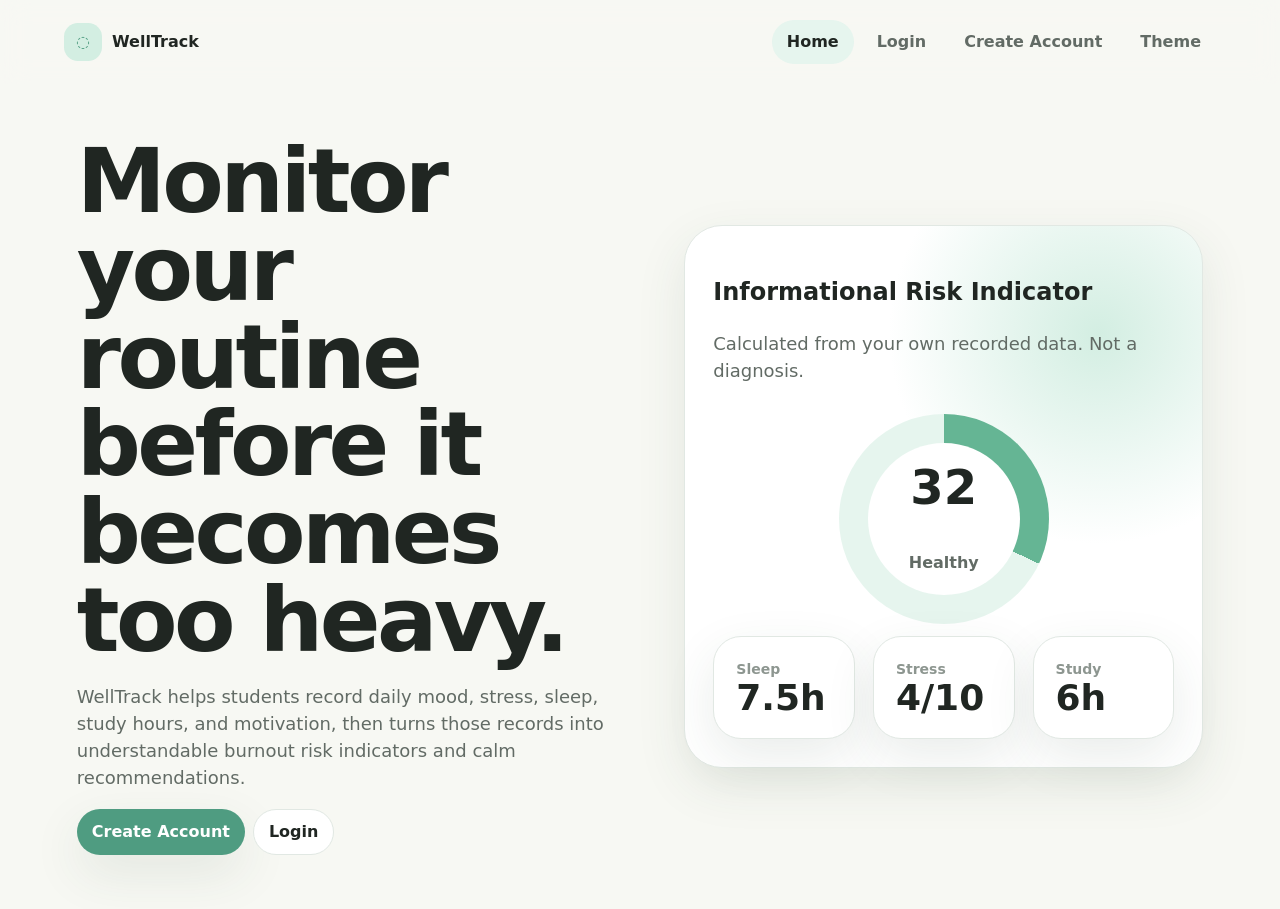
<file: index.html>
<!DOCTYPE html>
<html lang="en">
<head>
  <meta charset="UTF-8">
  <meta name="viewport" content="width=device-width, initial-scale=1.0">
  <title>WellTrack - Student Burnout Monitoring</title>
  <link rel="stylesheet" href="css/style.css">
</head>
<body data-page="home">
  <header class="site-header">
    <a class="brand" href="index.html"><span class="brand-mark">◌</span><span>WellTrack</span></a>
    <nav class="nav">
      <a href="index.html" class="active">Home</a>
      <a href="login.html">Login</a>
      <a href="register.html">Create Account</a>
      <button type="button" data-theme>Theme</button>
    </nav>
  </header>
  <main class="hero">
    <section>
      <h1>Monitor your routine before it becomes too heavy.</h1>
      <p>WellTrack helps students record daily mood, stress, sleep, study hours, and motivation, then turns those records into understandable burnout risk indicators and calm recommendations.</p>
      <div class="tags">
        <a class="button" href="register.html">Create Account</a>
        <a class="button secondary" href="login.html">Login</a>
      </div>
    </section>
    <section class="hero-card orb-card">
      <div>
        <h2>Informational Risk Indicator</h2>
        <p class="muted">Calculated from your own recorded data. Not a diagnosis.</p>
      </div>
      <div class="risk-ring" style="--score:32"><div><strong>32</strong><span>Healthy</span></div></div>
      <div class="grid three">
        <div class="card"><div class="label">Sleep</div><div class="metric">7.5h</div></div>
        <div class="card"><div class="label">Stress</div><div class="metric">4/10</div></div>
        <div class="card"><div class="label">Study</div><div class="metric">6h</div></div>
      </div>
    </section>
  </main>
  <div id="toast-root"></div>
  <script src="js/storage.js"></script>
  <script src="js/app.js"></script>
</body>
</html>
</file>
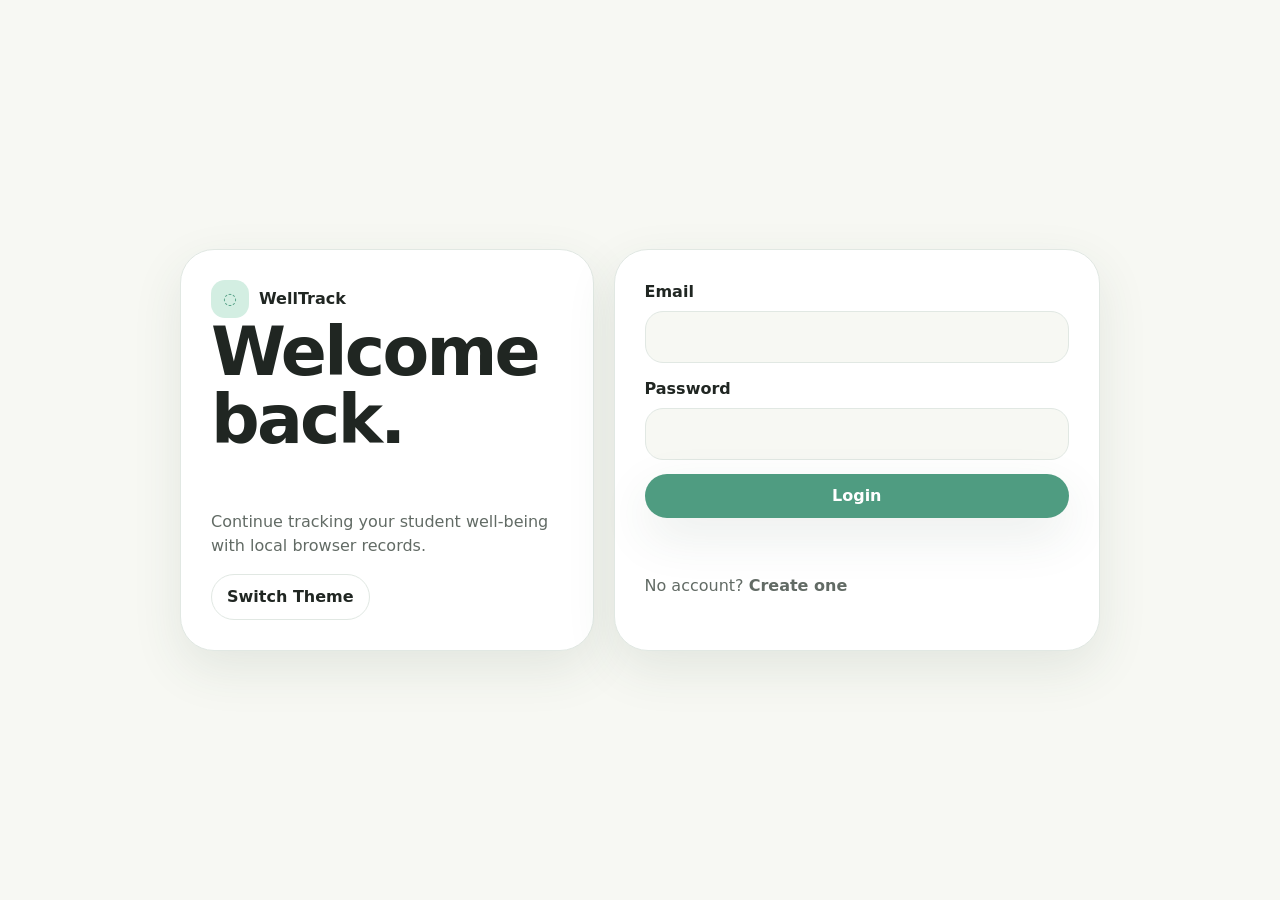
<file: achievements.html>
<!DOCTYPE html><html lang="en"><head><meta charset="UTF-8"><meta name="viewport" content="width=device-width, initial-scale=1.0"><title>Achievements - WellTrack</title><link rel="stylesheet" href="css/style.css"></head><body data-page="achievements"><header class="site-header" id="appHeader"></header><main class="page" id="app"></main><div id="toast-root"></div><script src="js/storage.js"></script><script src="js/app.js"></script></body></html>
</file>
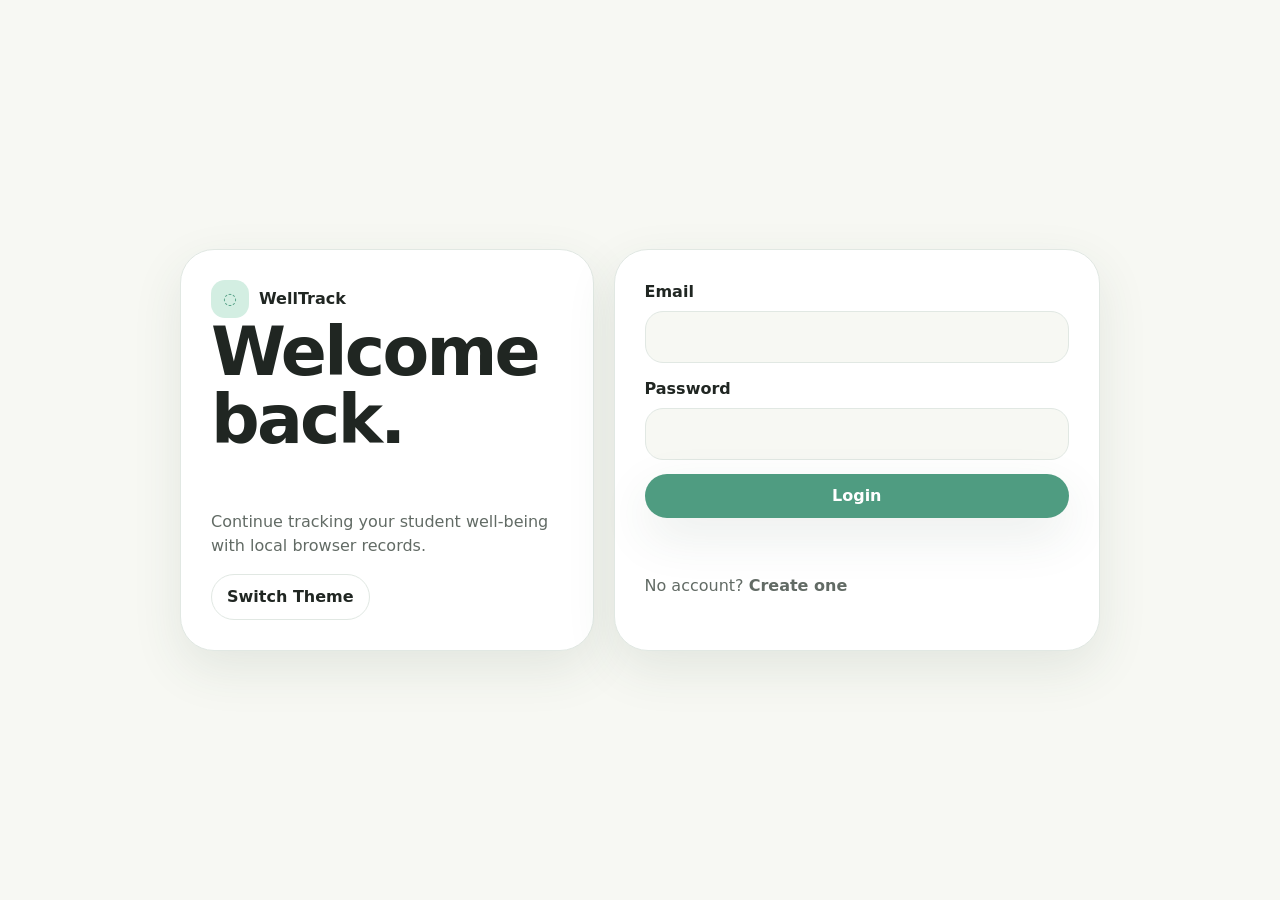
<file: analytics.html>
<!DOCTYPE html><html lang="en"><head><meta charset="UTF-8"><meta name="viewport" content="width=device-width, initial-scale=1.0"><title>Analytics - WellTrack</title><link rel="stylesheet" href="css/style.css"></head><body data-page="analytics"><header class="site-header" id="appHeader"></header><main class="page" id="app"></main><div id="toast-root"></div><script src="js/storage.js"></script><script src="js/app.js"></script></body></html>
</file>
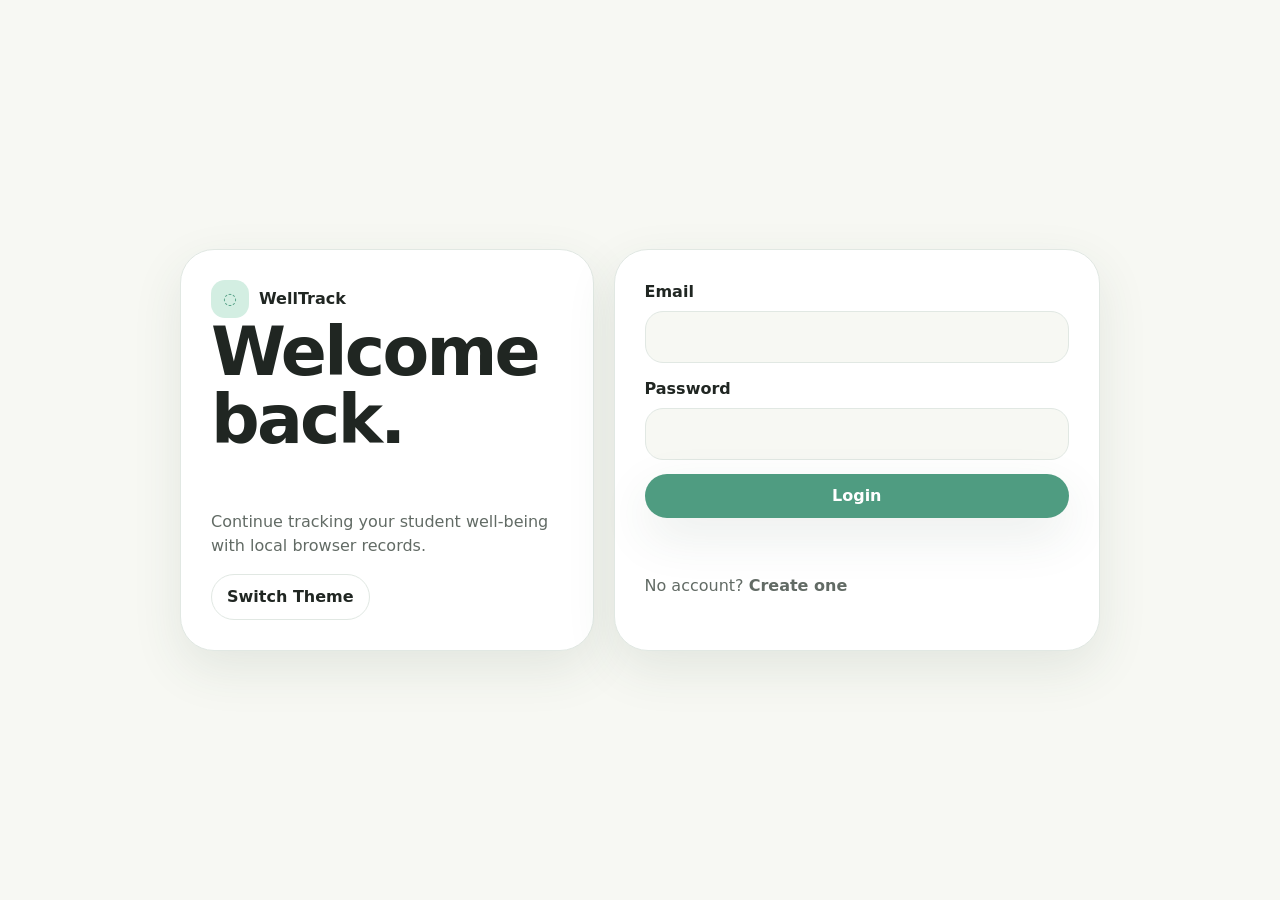
<file: checkin.html>
<!DOCTYPE html><html lang="en"><head><meta charset="UTF-8"><meta name="viewport" content="width=device-width, initial-scale=1.0"><title>Check-In - WellTrack</title><link rel="stylesheet" href="css/style.css"></head><body data-page="checkin"><header class="site-header" id="appHeader"></header><main class="page" id="app"></main><div id="toast-root"></div><script src="js/storage.js"></script><script src="js/app.js"></script></body></html>
</file>
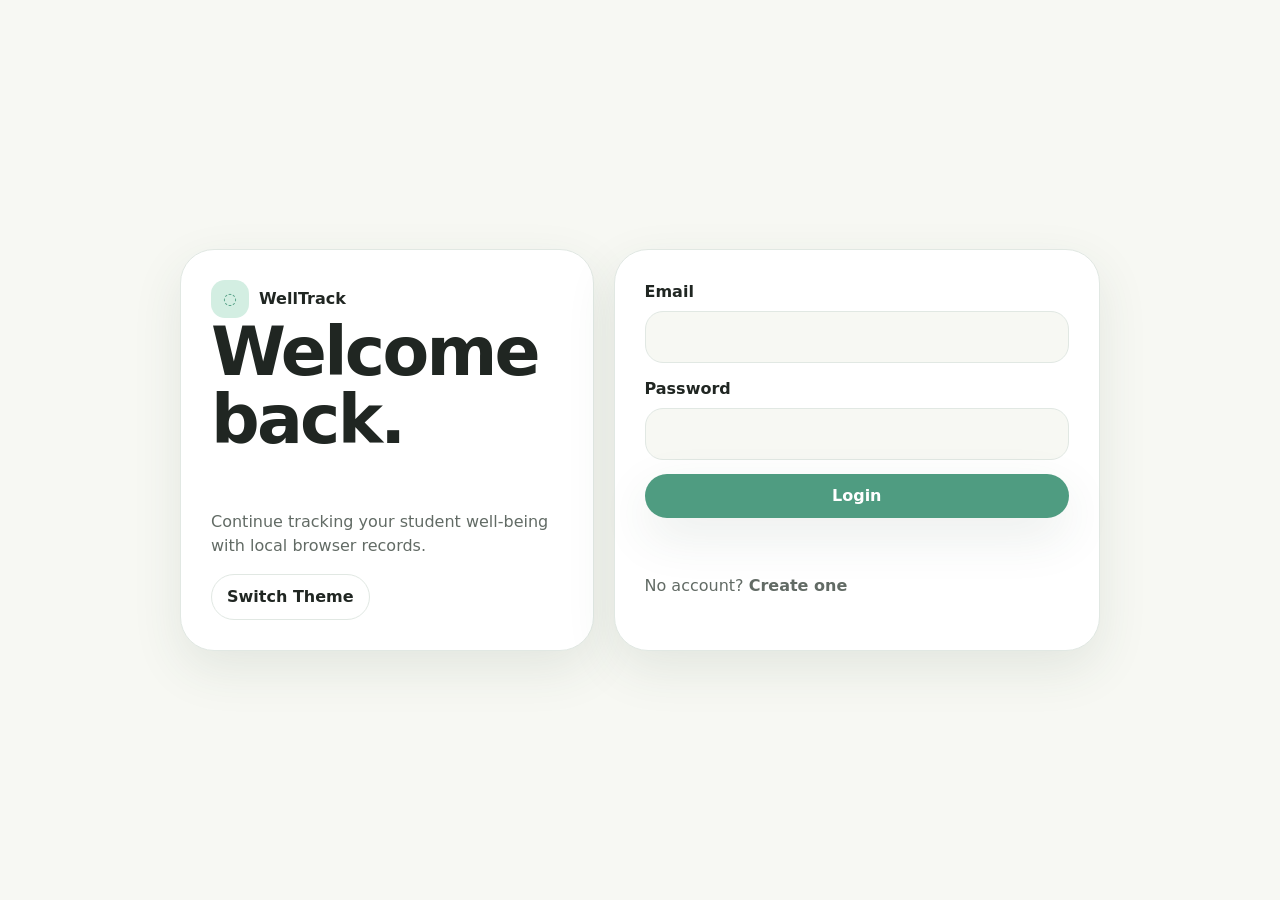
<file: dashboard.html>
<!DOCTYPE html><html lang="en"><head><meta charset="UTF-8"><meta name="viewport" content="width=device-width, initial-scale=1.0"><title>Dashboard - WellTrack</title><link rel="stylesheet" href="css/style.css"></head><body data-page="dashboard"><header class="site-header" id="appHeader"></header><main class="page" id="app"></main><div id="toast-root"></div><script src="js/storage.js"></script><script src="js/app.js"></script></body></html>
</file>
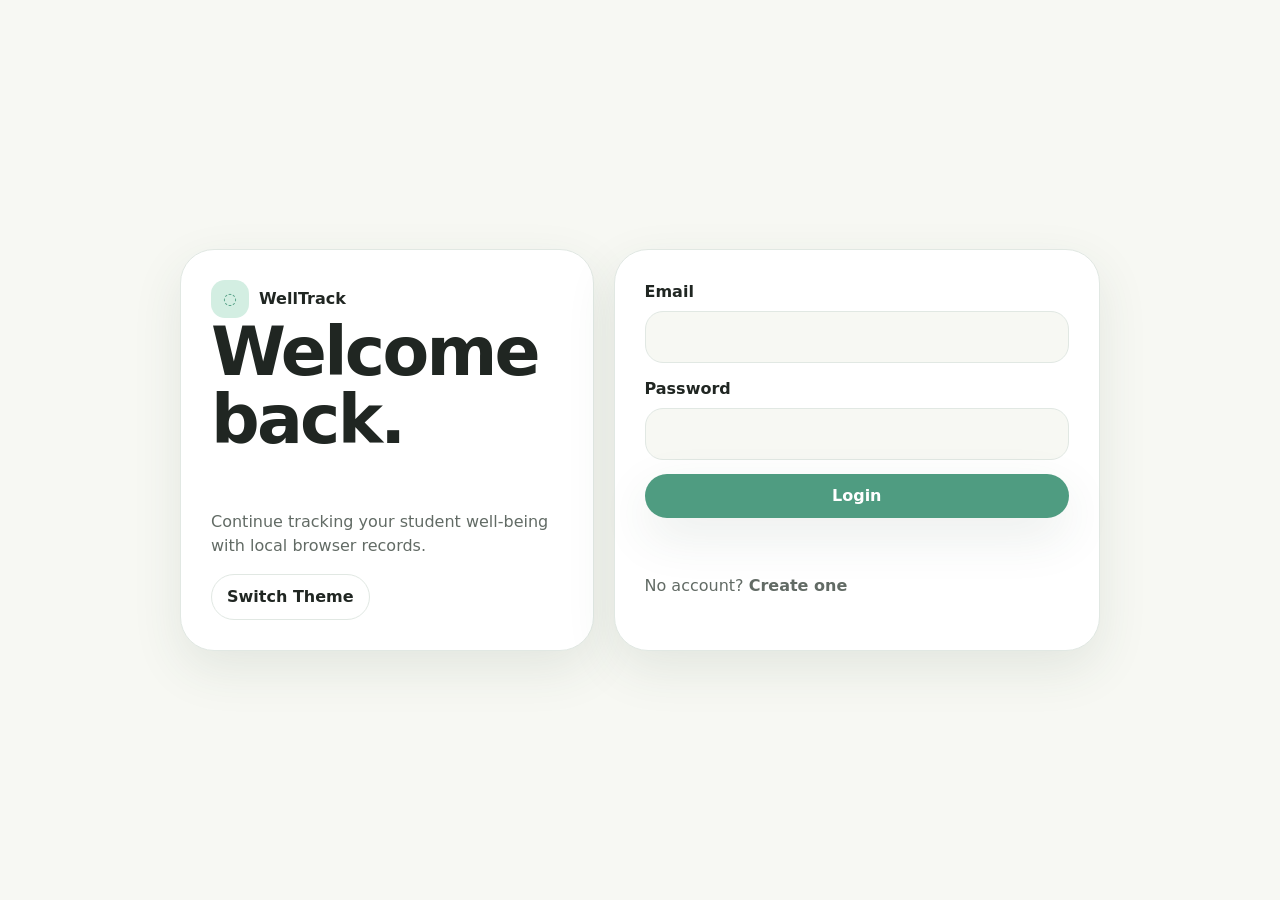
<file: history.html>
<!DOCTYPE html><html lang="en"><head><meta charset="UTF-8"><meta name="viewport" content="width=device-width, initial-scale=1.0"><title>History - WellTrack</title><link rel="stylesheet" href="css/style.css"></head><body data-page="history"><header class="site-header" id="appHeader"></header><main class="page" id="app"></main><div id="toast-root"></div><script src="js/storage.js"></script><script src="js/app.js"></script></body></html>
</file>
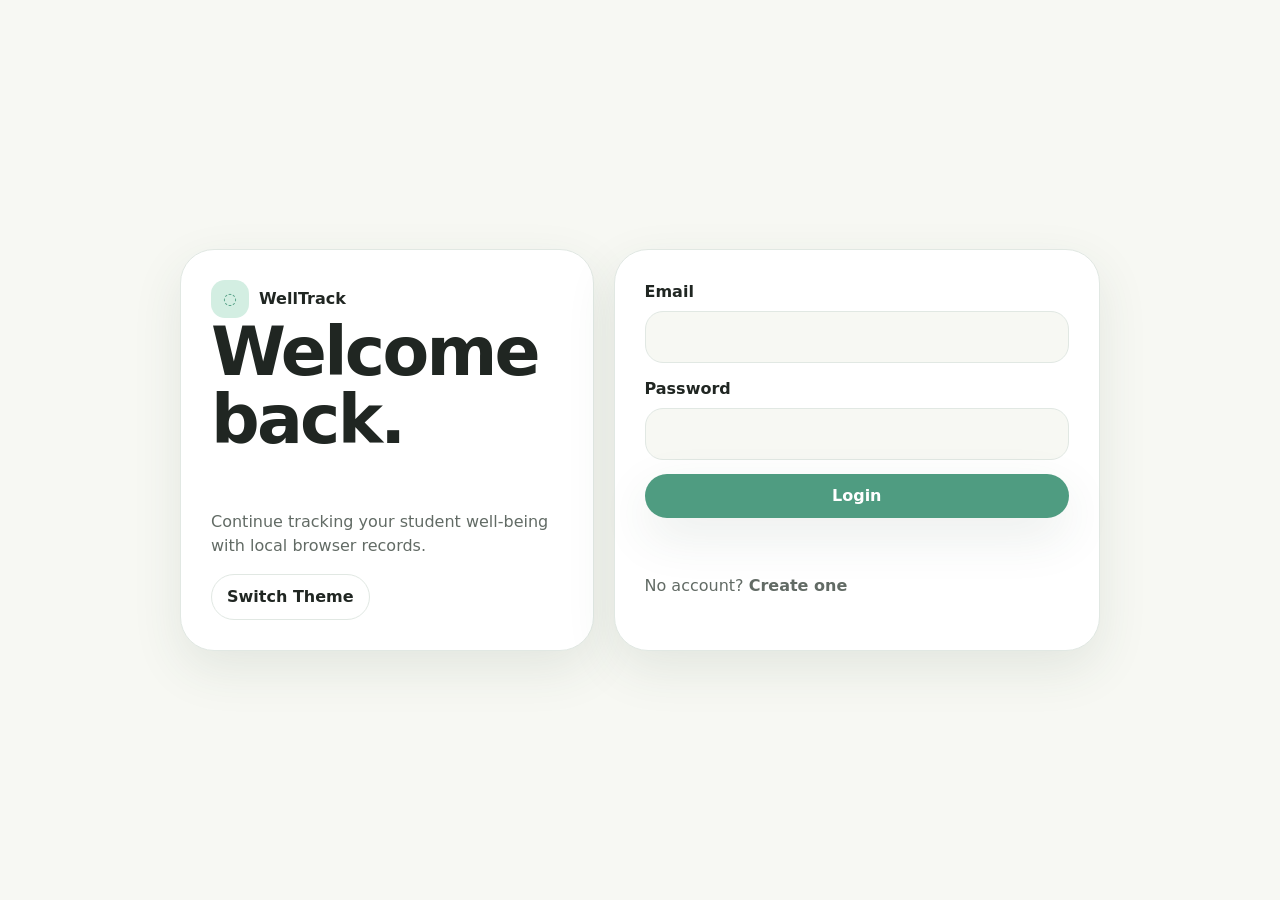
<file: insights.html>
<!DOCTYPE html><html lang="en"><head><meta charset="UTF-8"><meta name="viewport" content="width=device-width, initial-scale=1.0"><title>Insights - WellTrack</title><link rel="stylesheet" href="css/style.css"></head><body data-page="insights"><header class="site-header" id="appHeader"></header><main class="page" id="app"></main><div id="toast-root"></div><script src="js/storage.js"></script><script src="js/app.js"></script></body></html>
</file>
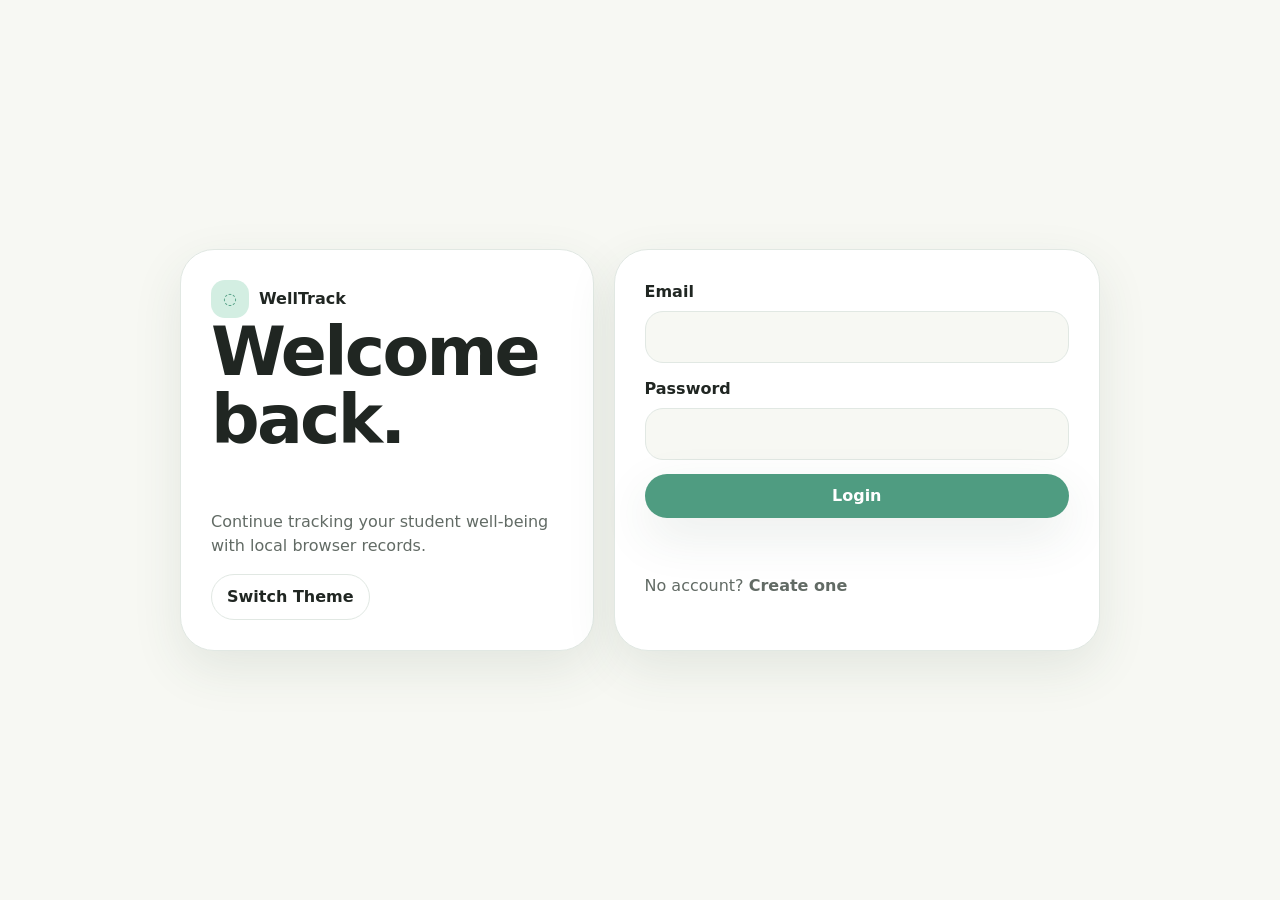
<file: login.html>
<!DOCTYPE html><html lang="en"><head><meta charset="UTF-8"><meta name="viewport" content="width=device-width, initial-scale=1.0"><title>Login - WellTrack</title><link rel="stylesheet" href="css/style.css"></head><body data-page="login"><main class="auth"><section class="auth-box"><div class="auth-panel soft"><a class="brand" href="index.html"><span class="brand-mark">◌</span><span>WellTrack</span></a><h1>Welcome back.</h1><p class="muted">Continue tracking your student well-being with local browser records.</p><button class="button secondary" type="button" data-theme>Switch Theme</button></div><form class="auth-panel" id="loginForm"><div class="field"><label for="email">Email</label><input id="email" name="email" type="email"></div><div class="field"><label for="password">Password</label><input id="password" name="password" type="password"></div><button class="button full" type="submit">Login</button><p class="message" id="loginMessage"></p><p class="muted">No account? <a href="register.html"><strong>Create one</strong></a></p></form></section></main><div id="toast-root"></div><script src="js/storage.js"></script><script src="js/app.js"></script></body></html>
</file>
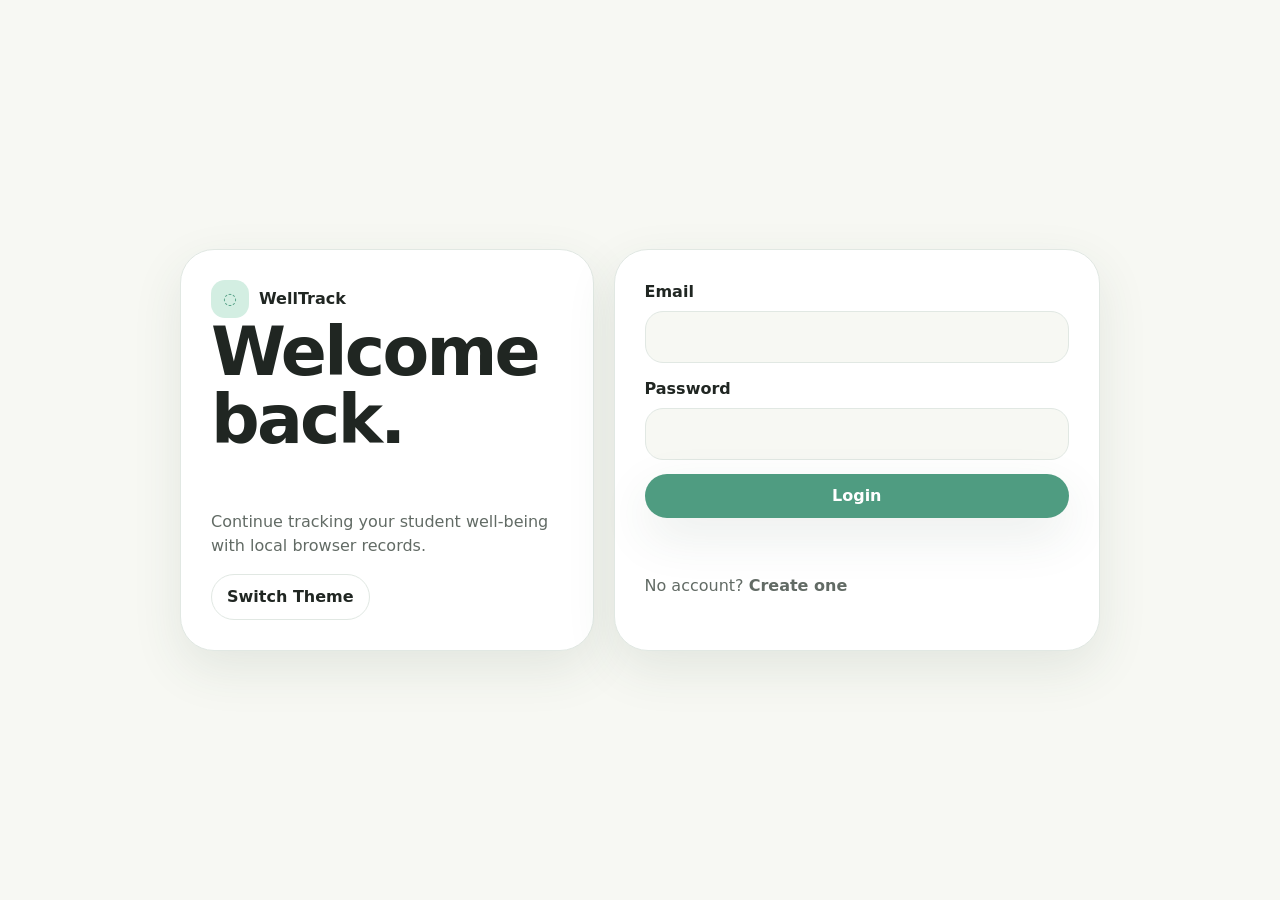
<file: profile.html>
<!DOCTYPE html><html lang="en"><head><meta charset="UTF-8"><meta name="viewport" content="width=device-width, initial-scale=1.0"><title>Profile - WellTrack</title><link rel="stylesheet" href="css/style.css"></head><body data-page="profile"><header class="site-header" id="appHeader"></header><main class="page" id="app"></main><div id="toast-root"></div><script src="js/storage.js"></script><script src="js/app.js"></script></body></html>
</file>
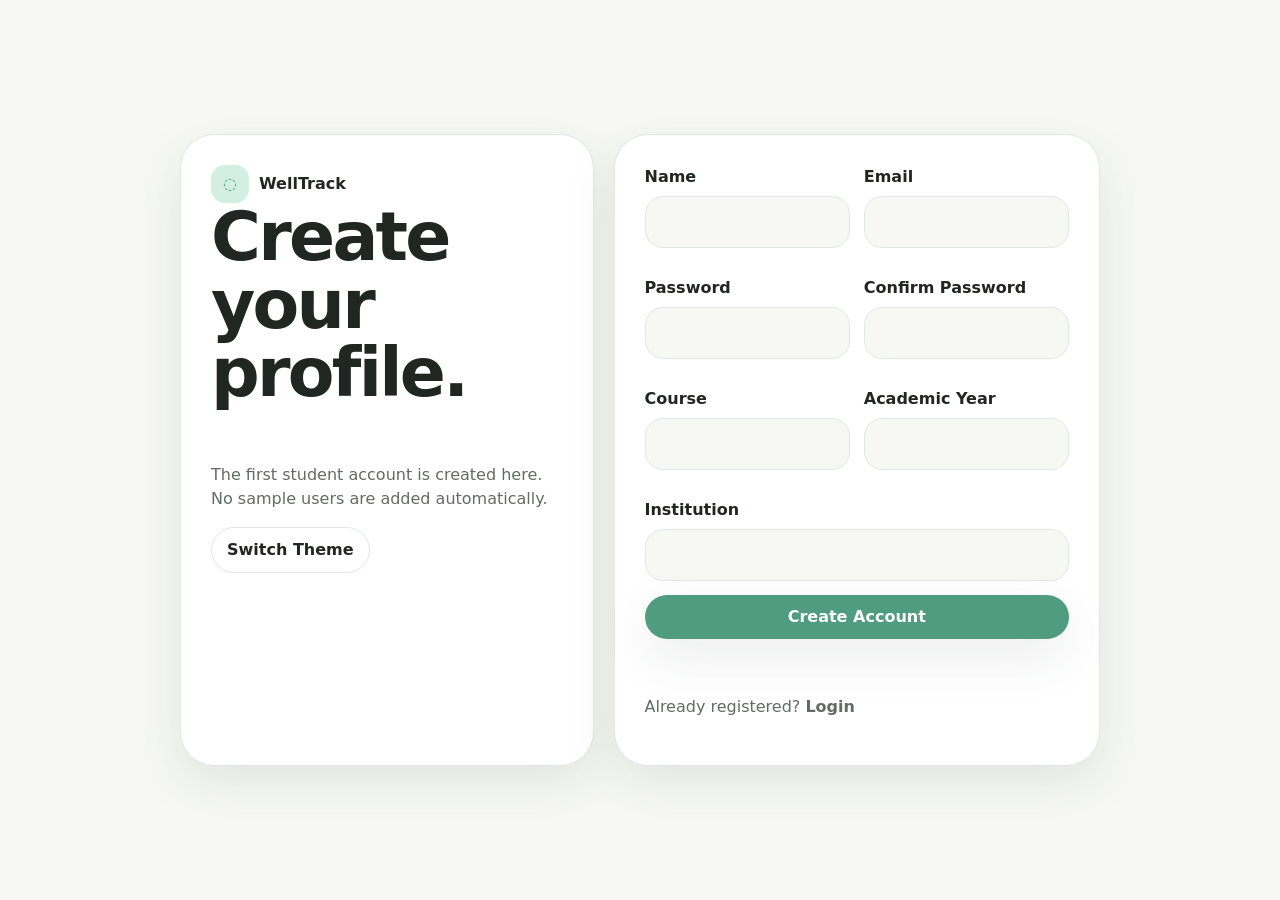
<file: register.html>
<!DOCTYPE html><html lang="en"><head><meta charset="UTF-8"><meta name="viewport" content="width=device-width, initial-scale=1.0"><title>Register - WellTrack</title><link rel="stylesheet" href="css/style.css"></head><body data-page="register"><main class="auth"><section class="auth-box"><div class="auth-panel soft"><a class="brand" href="index.html"><span class="brand-mark">◌</span><span>WellTrack</span></a><h1>Create your profile.</h1><p class="muted">The first student account is created here. No sample users are added automatically.</p><button class="button secondary" type="button" data-theme>Switch Theme</button></div><form class="auth-panel" id="registerForm"><div class="form-grid"><div class="field"><label for="name">Name</label><input id="name" name="name"></div><div class="field"><label for="email">Email</label><input id="email" name="email" type="email"></div><div class="field"><label for="password">Password</label><input id="password" name="password" type="password"></div><div class="field"><label for="confirmPassword">Confirm Password</label><input id="confirmPassword" name="confirmPassword" type="password"></div><div class="field"><label for="course">Course</label><input id="course" name="course"></div><div class="field"><label for="academicYear">Academic Year</label><input id="academicYear" name="academicYear"></div><div class="field wide"><label for="institution">Institution</label><input id="institution" name="institution"></div></div><button class="button full" type="submit">Create Account</button><p class="message" id="registerMessage"></p><p class="muted">Already registered? <a href="login.html"><strong>Login</strong></a></p></form></section></main><div id="toast-root"></div><script src="js/storage.js"></script><script src="js/app.js"></script></body></html>
</file>
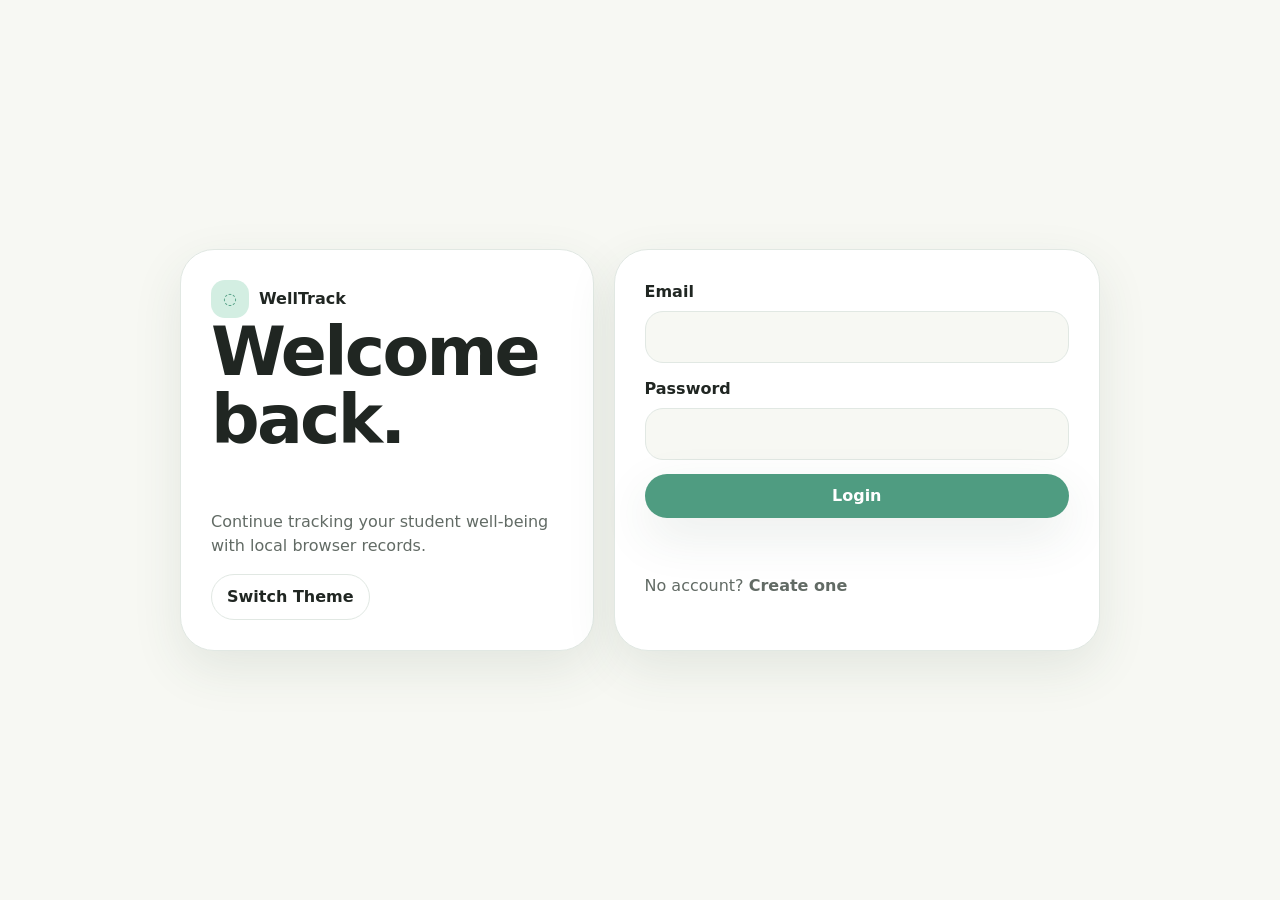
<file: settings.html>
<!DOCTYPE html><html lang="en"><head><meta charset="UTF-8"><meta name="viewport" content="width=device-width, initial-scale=1.0"><title>Settings - WellTrack</title><link rel="stylesheet" href="css/style.css"></head><body data-page="settings"><header class="site-header" id="appHeader"></header><main class="page" id="app"></main><div id="toast-root"></div><script src="js/storage.js"></script><script src="js/app.js"></script></body></html>
</file>
<file: css/style.css>
:root {
  --background: #f7f8f3;
  --surface: #ffffff;
  --surface-soft: #eef7f1;
  --mint-light: #e6f5ee;
  --mint-soft: #d3eee2;
  --mint: #86cbb1;
  --mint-dark: #4f9c81;
  --text: #202622;
  --text-secondary: #626b65;
  --text-muted: #8d9690;
  --border: #e1e8e3;
  --healthy: #65b594;
  --moderate: #d6ad62;
  --high-risk: #d47d7d;
  --shadow: 0 18px 50px rgba(49, 75, 61, 0.1);
  --radius: 28px;
}

:root[data-theme="dark"] {
  --background: #101511;
  --surface: #18201a;
  --surface-soft: #203229;
  --mint-light: #203a30;
  --mint-soft: #28483b;
  --mint: #8fd1b7;
  --mint-dark: #b9ead5;
  --text: #f4fbf6;
  --text-secondary: #c8d4cd;
  --text-muted: #9baaa2;
  --border: #2c3d33;
  --shadow: 0 18px 50px rgba(0, 0, 0, 0.28);
}

* { box-sizing: border-box; }
body {
  margin: 0;
  background: var(--background);
  color: var(--text);
  font-family: Inter, system-ui, -apple-system, BlinkMacSystemFont, "Segoe UI", sans-serif;
  line-height: 1.5;
}
a { color: inherit; text-decoration: none; }
button, input, textarea, select { font: inherit; }
button { cursor: pointer; }

.site-header {
  position: sticky;
  top: 0;
  z-index: 10;
  display: flex;
  align-items: center;
  justify-content: space-between;
  gap: 18px;
  padding: 20px clamp(18px, 5vw, 64px);
  background: color-mix(in srgb, var(--background) 88%, transparent);
  backdrop-filter: blur(14px);
}
.brand { display: inline-flex; align-items: center; gap: 10px; font-weight: 800; }
.brand-mark {
  width: 38px;
  height: 38px;
  border-radius: 14px;
  background: var(--mint-soft);
  display: grid;
  place-items: center;
  color: var(--mint-dark);
}
.nav { display: flex; align-items: center; gap: 8px; flex-wrap: wrap; }
.nav a, .nav button, .button {
  border: 0;
  border-radius: 999px;
  background: transparent;
  color: var(--text-secondary);
  padding: 10px 15px;
  font-weight: 700;
}
.nav a.active, .nav a:hover, .nav button:hover {
  color: var(--text);
  background: var(--mint-light);
}
.button {
  display: inline-flex;
  justify-content: center;
  align-items: center;
  min-height: 44px;
  background: var(--mint-dark);
  color: white;
  box-shadow: var(--shadow);
}
.button.secondary { background: var(--surface); color: var(--text); box-shadow: none; border: 1px solid var(--border); }
.button.danger { background: var(--high-risk); color: white; }
.button.full { width: 100%; }
.button.small { min-height: 36px; padding: 8px 12px; font-size: 14px; }

.hero {
  min-height: calc(100vh - 86px);
  display: grid;
  grid-template-columns: 1.05fr 0.95fr;
  align-items: center;
  gap: 34px;
  padding: 54px clamp(18px, 6vw, 86px);
}
.hero h1 {
  margin: 0;
  font-size: clamp(48px, 7vw, 96px);
  line-height: 0.98;
  letter-spacing: -0.04em;
}
.hero p { max-width: 620px; color: var(--text-secondary); font-size: 18px; }
.hero-card {
  background: var(--surface);
  border: 1px solid var(--border);
  border-radius: 38px;
  padding: 28px;
  box-shadow: var(--shadow);
}
.orb-card {
  min-height: 460px;
  display: grid;
  align-content: space-between;
  background:
    radial-gradient(circle at 80% 20%, var(--mint-soft), transparent 35%),
    var(--surface);
}
.risk-ring {
  --score: 0;
  --risk-color: var(--healthy);
  width: 210px;
  height: 210px;
  border-radius: 50%;
  display: grid;
  place-items: center;
  background: conic-gradient(var(--risk-color) calc(var(--score) * 1%), var(--mint-light) 0);
  margin: 12px auto;
}
.risk-ring > div {
  width: 152px;
  height: 152px;
  border-radius: 50%;
  background: var(--surface);
  display: grid;
  place-items: center;
  text-align: center;
}
.risk-ring strong { display: block; font-size: 48px; line-height: 1; }
.risk-ring span { color: var(--text-secondary); font-weight: 700; }

.page {
  width: min(1180px, calc(100% - 36px));
  margin: 0 auto;
  padding: 26px 0 54px;
}
.page-title {
  display: flex;
  justify-content: space-between;
  gap: 20px;
  align-items: flex-start;
  margin: 18px 0 24px;
}
.page-title h1 { margin: 0; font-size: clamp(34px, 5vw, 62px); line-height: 1; letter-spacing: -0.035em; }
.page-title p, .muted { color: var(--text-secondary); }
.grid { display: grid; gap: 18px; }
.dashboard-grid { grid-template-columns: 1.2fr 0.8fr; }
.cards { grid-template-columns: repeat(4, minmax(0, 1fr)); }
.two { grid-template-columns: repeat(2, minmax(0, 1fr)); }
.three { grid-template-columns: repeat(3, minmax(0, 1fr)); }
.card {
  background: var(--surface);
  border: 1px solid var(--border);
  border-radius: var(--radius);
  padding: 22px;
  box-shadow: var(--shadow);
}
.soft { background: var(--surface-soft); }
.metric { font-size: 36px; font-weight: 850; line-height: 1; }
.card h2, .card h3 { margin: 0 0 10px; }
.label { color: var(--text-muted); font-size: 14px; font-weight: 750; }
.notice {
  padding: 14px 16px;
  border-radius: 18px;
  background: var(--mint-light);
  color: var(--text);
}

.auth {
  min-height: 100vh;
  display: grid;
  place-items: center;
  padding: 24px;
}
.auth-box { width: min(920px, 100%); display: grid; grid-template-columns: 0.85fr 1fr; gap: 20px; }
.auth-panel { background: var(--surface); border-radius: 34px; padding: 30px; box-shadow: var(--shadow); border: 1px solid var(--border); }
.auth-panel h1 { margin-top: 0; font-size: clamp(38px, 6vw, 68px); line-height: 1; letter-spacing: -0.04em; }

.field { display: grid; gap: 7px; margin-bottom: 14px; }
.field label { font-weight: 750; }
input, select, textarea {
  width: 100%;
  border: 1px solid var(--border);
  border-radius: 18px;
  background: var(--background);
  color: var(--text);
  padding: 13px 14px;
  outline: none;
}
textarea { min-height: 120px; resize: vertical; }
input:focus, select:focus, textarea:focus { box-shadow: 0 0 0 4px var(--mint-light); border-color: var(--mint); }
.form-grid { display: grid; grid-template-columns: 1fr 1fr; gap: 14px; }
.wide { grid-column: 1 / -1; }
.message { min-height: 24px; color: var(--high-risk); font-weight: 700; }

.choice-row, .scale-row { display: flex; flex-wrap: wrap; gap: 9px; }
.choice, .scale {
  border: 1px solid var(--border);
  background: var(--surface);
  color: var(--text-secondary);
  border-radius: 999px;
  min-width: 48px;
  padding: 10px 13px;
  font-weight: 750;
}
.choice.active, .scale.active { background: var(--mint-dark); color: white; border-color: var(--mint-dark); }

.chart {
  width: 100%;
  min-height: 220px;
  overflow: hidden;
}
.chart svg { width: 100%; height: 240px; display: block; }
.chart-grid { stroke: var(--border); stroke-width: 1; }
.line-stress { fill: none; stroke: var(--moderate); stroke-width: 4; stroke-linecap: round; stroke-linejoin: round; }
.line-motivation { fill: none; stroke: var(--mint-dark); stroke-width: 4; stroke-linecap: round; stroke-linejoin: round; }
.line-risk { fill: none; stroke: var(--high-risk); stroke-width: 4; stroke-linecap: round; stroke-linejoin: round; }
.point { fill: var(--surface); stroke-width: 3; }
.bar {
  height: 12px;
  border-radius: 99px;
  background: var(--mint-light);
  overflow: hidden;
}
.bar > span { display: block; height: 100%; border-radius: inherit; background: var(--mint-dark); }

.list { display: grid; gap: 12px; }
.item {
  display: flex;
  justify-content: space-between;
  gap: 14px;
  align-items: flex-start;
  padding: 16px;
  border-radius: 22px;
  background: var(--background);
  border: 1px solid var(--border);
}
.tags { display: flex; flex-wrap: wrap; gap: 8px; }
.tag { display: inline-flex; padding: 7px 10px; border-radius: 999px; background: var(--mint-light); color: var(--text-secondary); font-weight: 750; font-size: 13px; }
.empty { padding: 22px; border-radius: 24px; background: var(--background); color: var(--text-secondary); }

table { width: 100%; border-collapse: collapse; }
th, td { padding: 14px 10px; border-bottom: 1px solid var(--border); text-align: left; vertical-align: top; }
th { color: var(--text-secondary); font-size: 14px; }
.table-wrap { overflow-x: auto; }

.modal {
  position: fixed;
  inset: 0;
  display: none;
  place-items: center;
  padding: 18px;
  background: rgba(24, 38, 30, 0.34);
  z-index: 30;
}
.modal.open { display: grid; }
.modal-box { width: min(680px, 100%); max-height: 92vh; overflow: auto; }
#toast-root { position: fixed; right: 18px; bottom: 18px; z-index: 40; display: grid; gap: 8px; }
.toast { background: var(--surface); border: 1px solid var(--border); box-shadow: var(--shadow); border-radius: 18px; padding: 13px 16px; font-weight: 750; }
.hide { display: none !important; }

@media (max-width: 880px) {
  .hero, .auth-box, .dashboard-grid, .two, .three { grid-template-columns: 1fr; }
  .cards { grid-template-columns: repeat(2, minmax(0, 1fr)); }
  .site-header { align-items: flex-start; flex-direction: column; }
  .nav { width: 100%; }
}
@media (max-width: 560px) {
  .cards, .form-grid { grid-template-columns: 1fr; }
  .page-title, .item { flex-direction: column; }
  .hero { padding-top: 28px; }
  .hero h1 { font-size: 44px; }
}
</file>
